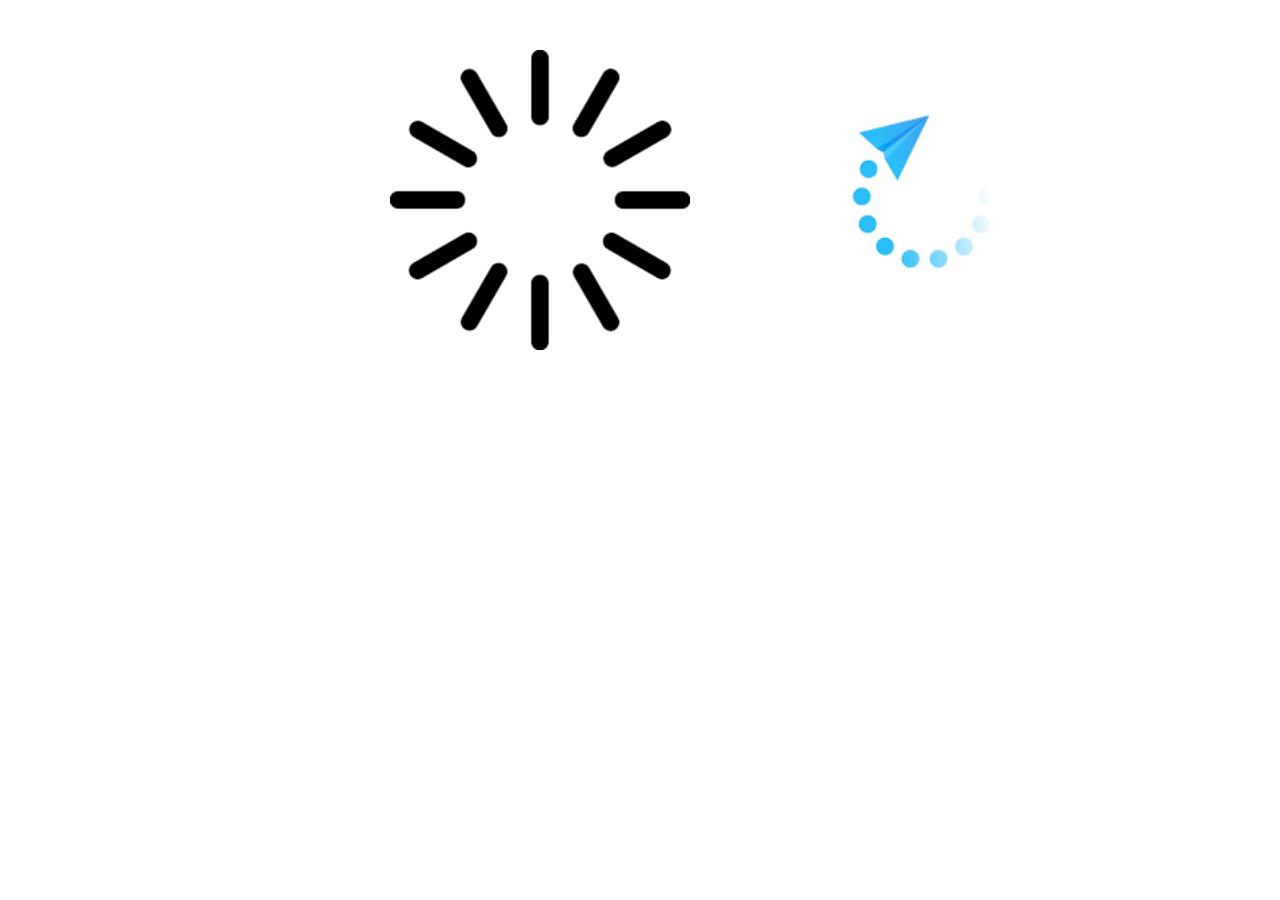
<file: animation/index.html>
<!DOCTYPE html>
<html lang="en">
<head>
    <meta charset="UTF-8">
    <meta http-equiv="X-UA-Compatible" content="IE=edge">
    <meta name="viewport" content="width=device-width, initial-scale=1.0">
    <title>Document</title>
    <link rel="stylesheet" href="style.css">
</head>
<body>
    <div class="container">
       <img class="loader" src="./images/loader1.png" alt="">
       <img class="loader" src="./images/loader.png" alt="">
</body>
</html>
</file>
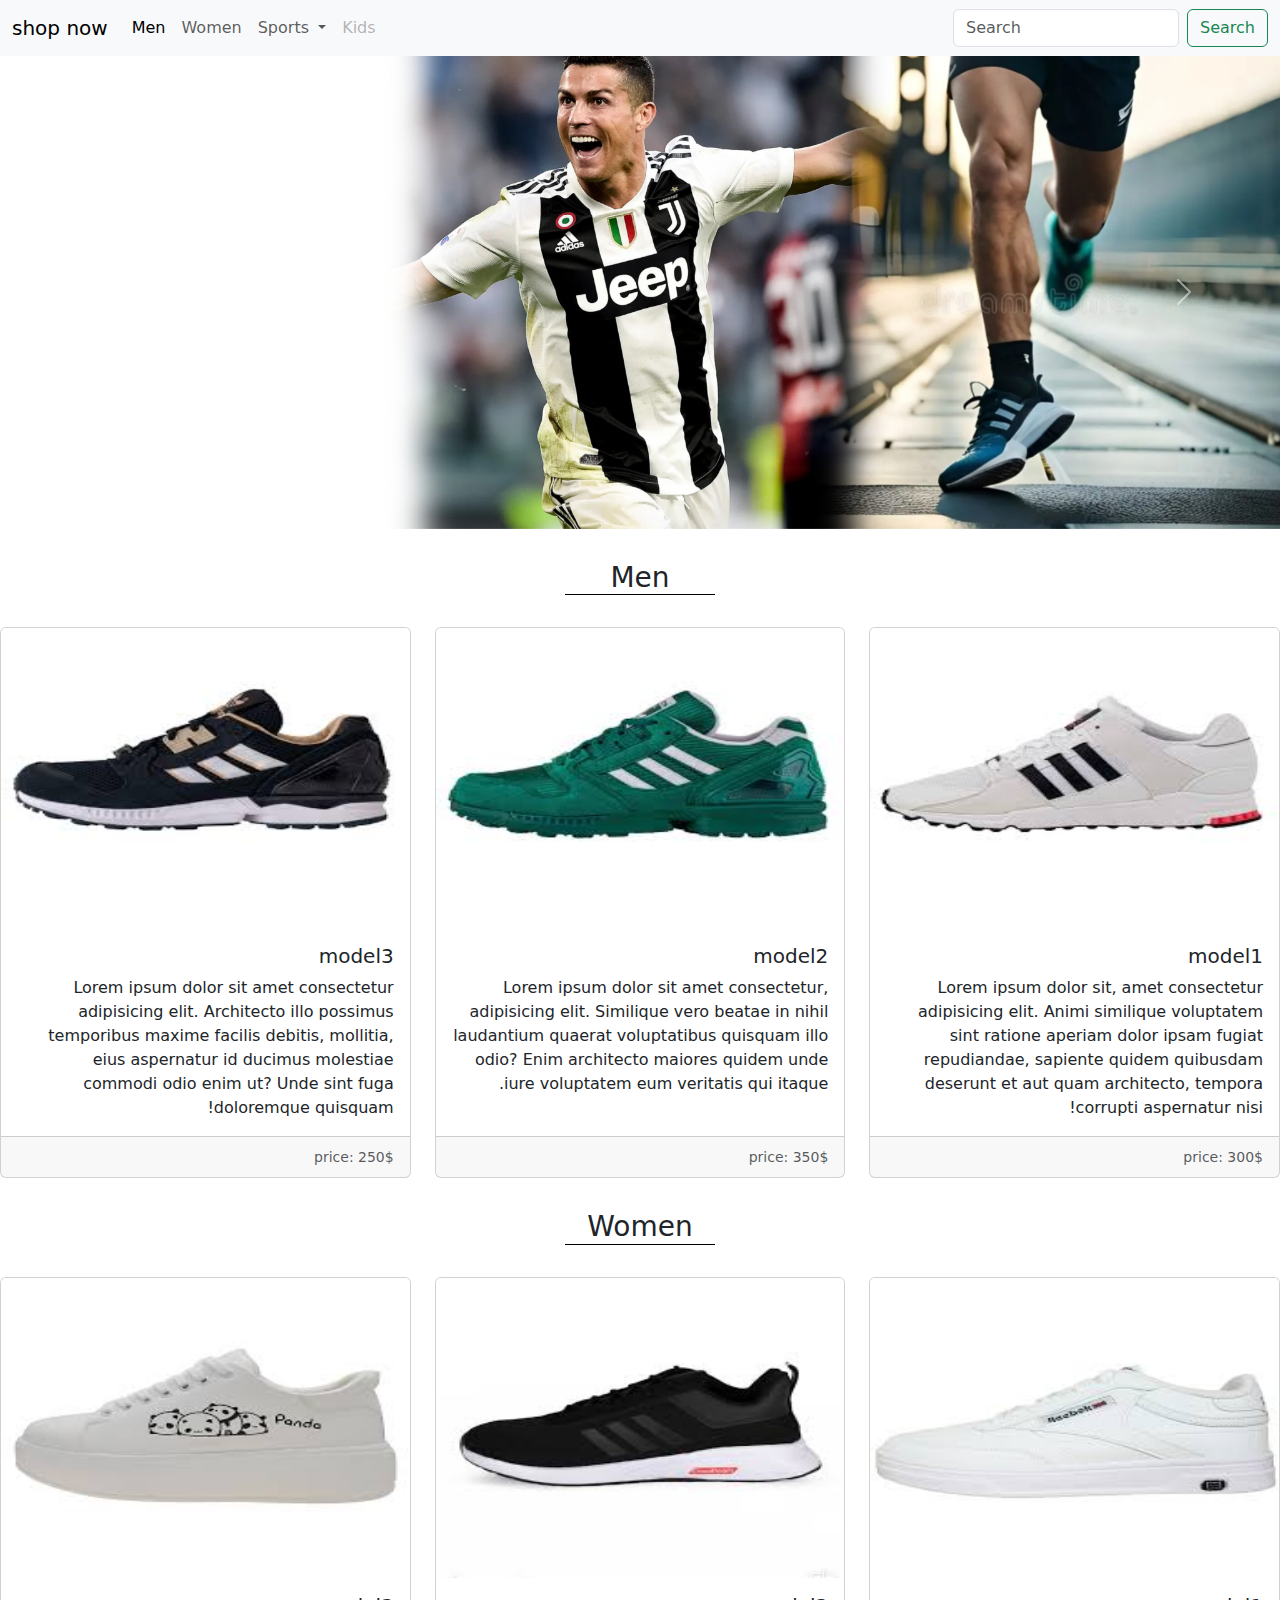
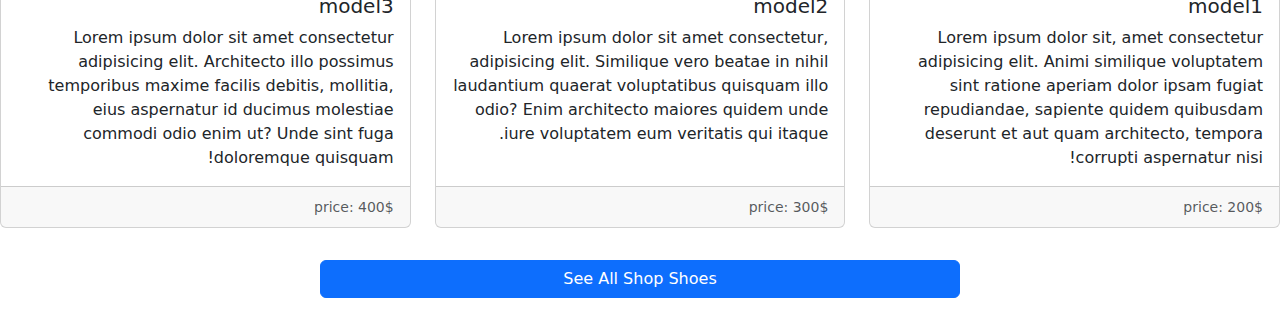
<file: bootstrap-tamrin/index.html>
<!DOCTYPE html>
<html lang="en">
<head>
    <meta charset="UTF-8">
    <meta http-equiv="X-UA-Compatible" content="IE=edge">
    <meta name="viewport" content="width=device-width, initial-scale=1.0">
    <title>Document</title>
    <link rel="stylesheet" href="./bootstrap-5.3.3-dist/bootstrap-5.3.3-dist/css/bootstrap.css">
</head>
<body>
    <nav class="navbar navbar-expand-lg bg-body-tertiary">
        <div class="container-fluid">
          <a class="navbar-brand" href="#">shop now</a>
          <button class="navbar-toggler" type="button" data-bs-toggle="collapse" data-bs-target="#navbarSupportedContent" aria-controls="navbarSupportedContent" aria-expanded="false" aria-label="Toggle navigation">
            <span class="navbar-toggler-icon"></span>
          </button>
          <div class="collapse navbar-collapse" id="navbarSupportedContent">
            <ul class="navbar-nav me-auto mb-2 mb-lg-0">
              <li class="nav-item">
                <a class="nav-link active" aria-current="page" href="#">Men</a>
              </li>
              <li class="nav-item">
                <a class="nav-link" href="#">Women</a>
              </li>
              <li class="nav-item dropdown">
                <a class="nav-link dropdown-toggle" href="#" role="button" data-bs-toggle="dropdown" aria-expanded="false">
                  Sports
                </a>
                <ul class="dropdown-menu">
                  <li><a class="dropdown-item" href="#">Action</a></li>
                  <li><a class="dropdown-item" href="#">Another action</a></li>
                  <li><hr class="dropdown-divider"></li>
                  <li><a class="dropdown-item" href="#">Something else here</a></li>
                </ul>
              </li>
              <li class="nav-item">
                <a class="nav-link disabled" aria-disabled="true">Kids</a>
              </li>
            </ul>
            <form class="d-flex" role="search">
              <input class="form-control me-2" type="search" placeholder="Search" aria-label="Search">
              <button class="btn btn-outline-success" type="submit">Search</button>
            </form>
          </div>
        </div>
      </nav>
      <div id="carouselExample" class="carousel slide">
        <div class="carousel-inner">
          <div class="carousel-item active">
            <img src="./assests/images/slider.jpg" class="d-block w-100" alt="...">
          </div>
          <div class="carousel-item">
            <img src="./assests/images/slider1.jpg" class="d-block w-100" alt="...">
          </div>
          <div class="carousel-item">
            <img src="./assests/images/sample-back.jfif" class="d-block w-100" alt="...">
          </div>
        </div>
        <button class="carousel-control-prev" type="button" data-bs-target="#carouselExample" data-bs-slide="prev">
          <span class="carousel-control-prev-icon" aria-hidden="true"></span>
          <span class="visually-hidden">Previous</span>
        </button>
        <button class="carousel-control-next" type="button" data-bs-target="#carouselExample" data-bs-slide="next">
          <span class="carousel-control-next-icon" aria-hidden="true"></span>
          <span class="visually-hidden">Next</span>
        </button>
      </div>
      <h3 style="border-bottom: 1px solid black; text-align: center; margin: 2rem auto; max-width: 150px;">Men</h3>
      <div class="row row-cols-1 row-cols-md-3 g-4" dir="rtl" style="overflow-y: auto;">
        <div class="col">
          <div class="card h-100">
            <img src="./assests/images/model1.jfif" class="card-img-top" alt="..." width="50px" height="300px">
            <div class="card-body">
              <h5 class="card-title">model1</h5>
              <p class="card-text">Lorem ipsum dolor sit, amet consectetur adipisicing elit. Animi similique voluptatem sint ratione aperiam dolor ipsam fugiat repudiandae, sapiente quidem quibusdam deserunt et aut quam architecto, tempora corrupti aspernatur nisi!</p>
            </div>
            <div class="card-footer">
              <small class="text-body-secondary">price: 300$</small>
            </div>
          </div>
        </div>
        <div class="col" dir="rtl">
          <div class="card h-100">
            <img src="./assests/images/model2.jfif" class="card-img-top" alt="..." width="50px" height="300px">
            <div class="card-body">
              <h5 class="card-title">model2</h5>
              <p class="card-text">Lorem ipsum dolor sit amet consectetur, adipisicing elit. Similique vero beatae in nihil laudantium quaerat voluptatibus quisquam illo odio? Enim architecto maiores quidem unde iure voluptatem eum veritatis qui itaque.</p>
            </div>
            <div class="card-footer">
              <small class="text-body-secondary">price: 350$</small>
            </div>
          </div>
        </div>
        <div class="col" dir="rtl">
          <div class="card h-100">
            <img src="./assests/images/model33.jpeg" class="card-img-top" alt="..."  width="50px" height="300px">
            <div class="card-body">
              <h5 class="card-title">model3</h5>
              <p class="card-text">Lorem ipsum dolor sit amet consectetur adipisicing elit. Architecto illo possimus temporibus maxime facilis debitis, mollitia, eius aspernatur id ducimus molestiae commodi odio enim ut? Unde sint fuga doloremque quisquam!</p>
            </div>
            <div class="card-footer">
              <small class="text-body-secondary">price: 250$</small>
            </div>
          </div>
        </div>
      </div>
      <h3 style="border-bottom: 1px solid black; text-align: center; margin: 2rem auto; max-width: 150px;">Women</h3>
      <div class="row row-cols-1 row-cols-md-3 g-4" dir="rtl" style="overflow-y: auto;">
        <div class="col">
          <div class="card h-100">
            <img src="./assests/images/12.jpg" class="card-img-top" alt="..." width="50px" height="300px">
            <div class="card-body">
              <h5 class="card-title">model1</h5>
              <p class="card-text">Lorem ipsum dolor sit, amet consectetur adipisicing elit. Animi similique voluptatem sint ratione aperiam dolor ipsam fugiat repudiandae, sapiente quidem quibusdam deserunt et aut quam architecto, tempora corrupti aspernatur nisi!</p>
            </div>
            <div class="card-footer">
              <small class="text-body-secondary">price: 200$</small>
            </div>
          </div>
        </div>
        <div class="col" dir="rtl">
          <div class="card h-100">
            <img src="./assests/images/13.jpg" class="card-img-top" alt="..." width="50px" height="300px">
            <div class="card-body">
              <h5 class="card-title">model2</h5>
              <p class="card-text">Lorem ipsum dolor sit amet consectetur, adipisicing elit. Similique vero beatae in nihil laudantium quaerat voluptatibus quisquam illo odio? Enim architecto maiores quidem unde iure voluptatem eum veritatis qui itaque.</p>
            </div>
            <div class="card-footer">
              <small class="text-body-secondary">price: 300$</small>
            </div>
          </div>
        </div>
        <div class="col" dir="rtl">
          <div class="card h-100">
            <img src="./assests/images/14.jpg" class="card-img-top" alt="..."  width="30px" height="300px">
            <div class="card-body">
              <h5 class="card-title">model3</h5>
              <p class="card-text">Lorem ipsum dolor sit amet consectetur adipisicing elit. Architecto illo possimus temporibus maxime facilis debitis, mollitia, eius aspernatur id ducimus molestiae commodi odio enim ut? Unde sint fuga doloremque quisquam!</p>
            </div>
            <div class="card-footer">
              <small class="text-body-secondary">price: 400$</small>
            </div>
          </div>
        </div>
      </div>
      <div class="d-grid gap-2 col-6 mx-auto">
        <button class="btn btn-primary" type="button" style="margin-top: 2rem; margin-bottom: 2rem;">See All Shop Shoes</button>
      </div>
      <script src="./bootstrap-5.3.3-dist/bootstrap-5.3.3-dist/js/bootstrap.js"></script>
</body>
</html>
</file>
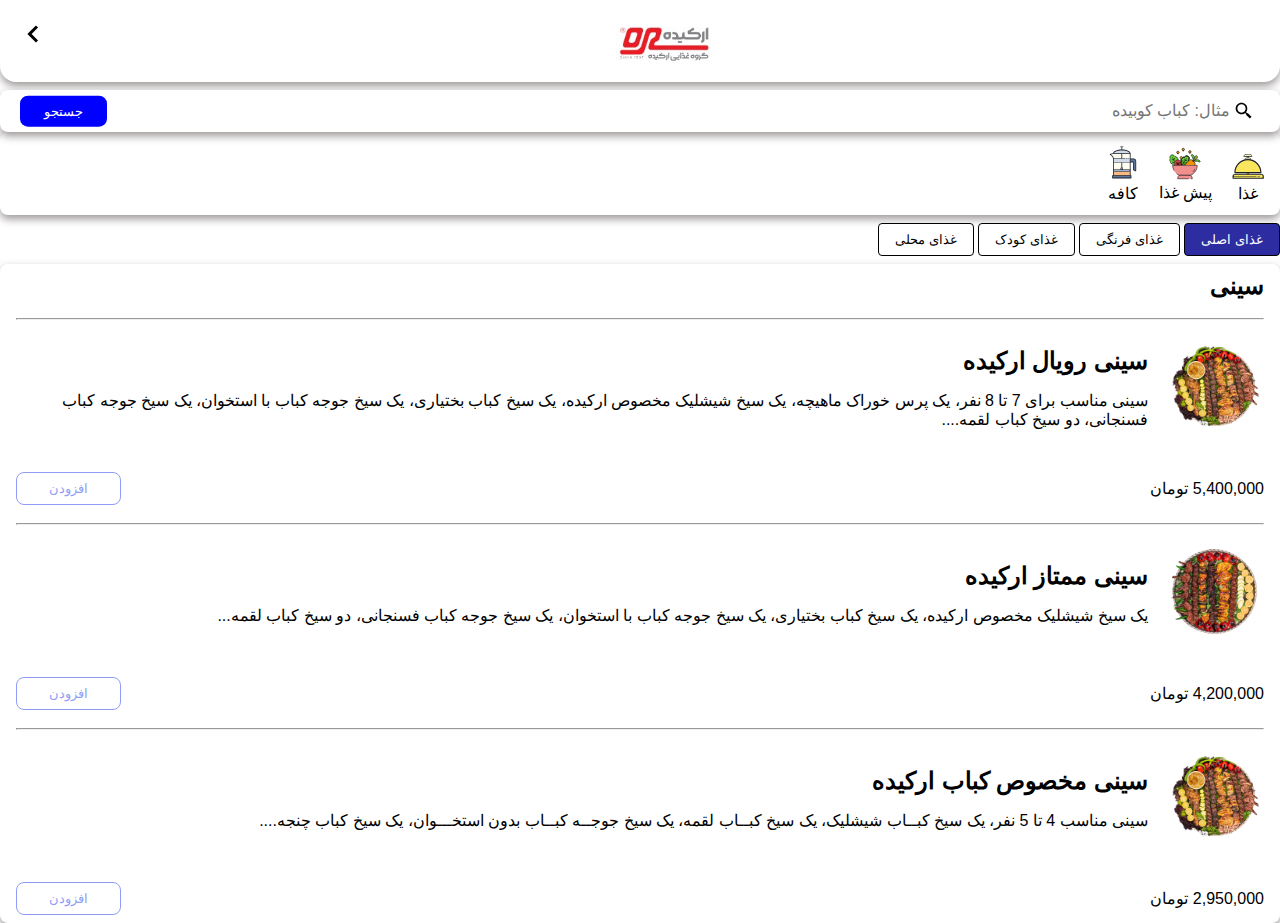
<file: food-sass/index.html>
<!DOCTYPE html>
<html lang="IR-fa" dir="rtl">
<head>
    <meta charset="UTF-8">
    <meta http-equiv="X-UA-Compatible" content="IE=edge">
    <meta name="viewport" content="width=device-width, initial-scale=1.0">
    <title>Document</title>
    <link rel="stylesheet" href="./assests/css/main.css">
</head>
<body>
    <div class="main">
    <header class="header">
<div class="header__images-center">
    <img src="./assests/images/logo.jpg" alt="" width="100px">
</div>
<div class="header__icon-left">
    <img src="./assests/images/chevron-left-regular-24.png" alt="">
</div>
    </header>
    <div class="search-box">
<input type="search" class="search-box__input-search" placeholder="مثال: کباب کوبیده">
<img class="search-box__image-search" src="./assests/images/search.svg" alt="" width="20px">
<button class="search-box__btn-search">جستجو</button>
    </div>
    <div class="select-link">
<div class="select-link__select-item">
<img class="select-link__select-item__food" src="./assests/images/food.svg" alt="logo.food" width="40px">
<span>غذا</span>
</div>
<div class="select-link__select-item">
    <img class="select-link__select-item__food" src="./assests/images/appetizer.svg" alt="logo.food" width="40px">
<span>پیش غذا</span>
</div>
<div class="select-link__select-item">
    <img class="select-link__select-item__food" src="./assests/images/coffee.svg" alt="logo.food" width="40px">
<span>کافه</span>
</div>
    </div>
    <div class="btn-select-food">
<button>غذای اصلی</button>
<button>غذای فرنگی</button>
<button>غذای کودک</button>
<button>غذای محلی</button>
    </div>
<section class="menu">
<div class="menu__select-menu">
    <h2>سینی</h2>
    <br><hr>
    <div class="menu__select-menu__select-menubar">
        <div class="menu__select-menu__select-menubar__menu-image">
    <img src="./assests/images/royal.jpg" alt="" width="100px" height="100px">
       </div>
<div class="menu__select-menu__select-menubar__name-food">
<h2>سینی رویال ارکیده</h2>
<p>سینی مناسب برای 7 تا 8 نفر، یک پرس خوراک ماهیچه، یک سیخ شیشلیک مخصوص ارکیده، یک سیخ کباب بختیاری، یک سیخ جوجه کباب با استخوان، یک سیخ جوجه کباب فسنجانی، دو سیخ کباب لقمه....</p>
</div>
</div>
<div class="menu__select-menu__buy">
    <div class="menu__select-menu__buy__price">5,400,000 تومان</div>
    <div class="menu__select-menu__buy__btn-menu">
        <button>افزودن</button>
    </div>
</div>
</div>
<div class="menu__select-menu">
    <br><hr>
    <div class="menu__select-menu__select-menubar">
        <div class="menu__select-menu__select-menubar__menu-image">
    <img src="./assests/images/momtaz.webp" alt="" width="100px" height="100px">
       </div>
<div class="menu__select-menu__select-menubar__name-food">
<h2>سینی ممتاز ارکیده</h2>
<p>یک سیخ شیشلیک مخصوص ارکیده، یک سیخ کباب بختیاری، یک سیخ جوجه کباب با استخوان، یک سیخ جوجه کباب فسنجانی، دو سیخ کباب لقمه...</p>
</div>
</div>
<div class="menu__select-menu__buy">
    <div class="menu__select-menu__buy__price">4,200,000 تومان</div>
    <div class="menu__select-menu__buy__btn-menu">
        <button>افزودن</button>
    </div>
</div>
</div>
<div class="menu__select-menu">
    <br><hr>
    <div class="menu__select-menu__select-menubar">
        <div class="menu__select-menu__select-menubar__menu-image">
    <img src="./assests/images/royal.jpg" alt="" width="100px" height="100px">
       </div>
<div class="menu__select-menu__select-menubar__name-food">
<h2>سینی مخصوص کباب ارکیده</h2>
<p>سینی مناسب 4 تا 5 نفر، یک سیخ کبــاب شیشلیک، یک سیخ کبــاب لقمه، یک سیخ جوجــه کبــاب بدون استخـــوان، یک سیخ کباب چنجه....</p>
</div>
</div>
<div class="menu__select-menu__buy">
    <div class="menu__select-menu__buy__price">2,950,000 تومان</div>
    <div class="menu__select-menu__buy__btn-menu">
        <button>افزودن</button>
    </div>
</div>
</div>
</section>
</div>
</body>
</html>
</html>
</file>
<file: animation/style.css>
.container{
    max-width: 500px;
    margin-left: auto;
    margin-right: auto;
    margin-top: 50px;
    display: flex;
    gap: 5rem;
    width: 100%;
}
.loader{
    width: 300px;
    height: 300px;
    animation-name: loader-animation;
    animation-duration: 5s;
animation-timing-function: inherit;
transform-origin: center;
animation-timing-function: linear;
}
@keyframes loader-animation {
    from{
transform: rotate(0);
    }
    to{
        transform: rotate(360deg);
    }
}
</file>
<file: food-sass/assests/css/main.css>
* {
  box-sizing: border-box;
  padding: 0;
  margin: 0;
}

body {
  color: rgb(235, 236, 238);
  font-family: "Gill Sans", "Gill Sans MT", Calibri, "Trebuchet MS", sans-serif;
}

a {
  color: inherit;
  direction: none;
  display: inline-block;
}

.header {
  display: flex;
  justify-content: space-between;
  text-align: center;
  padding: 16px 0;
  box-shadow: 0 4px 8px rgb(156, 151, 151);
  border-radius: 0 0 16px 16px;
}
.header .header__images-center {
  width: 100px;
  margin: 0 auto;
}
.header .header__icon-left {
  padding-left: 16px;
}

.search-box {
  margin-top: 8px;
  position: relative;
}
.search-box .search-box__input-search {
  width: 100%;
  padding: 12px 50px 12px;
  box-shadow: 0 4px 8px rgb(156, 151, 151);
  border-radius: 8px;
  border: none;
  font-size: 16px;
}
.search-box .search-box__image-search {
  position: absolute;
  top: 40%;
  right: 2%;
  transform: translateY(-30%);
  width: 20px;
  height: 20px;
}
.search-box .search-box__btn-search {
  position: absolute;
  top: 35%;
  left: 20px;
  transform: translateY(-30%);
  padding: 8px 24px;
  background-color: #0000ff;
  color: #ffffff;
  border: none;
  border-radius: 8px;
}

.select-link {
  display: flex;
  gap: 16px;
  border: none;
  box-shadow: 0 4px 8px rgb(156, 151, 151);
  padding-top: 12px;
  padding-right: 12px;
  padding-bottom: 12px;
  border-radius: 8px;
}
.select-link .select-link__select-item {
  display: flex;
  flex-direction: column;
  align-items: center;
  color: #000000;
}

.btn-select-food {
  margin: 8px 0;
}

.btn-select-food button {
  padding: 8px 16px;
  background-color: #ffffff;
  border: 0.5px solid #000000;
  border-radius: 4px;
}

.btn-select-food button:nth-child(1) {
  background-color: #2d2da1;
  color: #ffffff;
}

.menu {
  grid-template-columns: repeat(1, 1fr);
  display: grid;
  padding: 8px 16px;
  color: #000000;
  border: none;
  box-shadow: 0 4px 8px rgb(156, 151, 151);
  border-radius: 8px;
}
.menu .menu__select-menu__select-menubar {
  display: flex;
  gap: 16px;
  padding-top: 16px;
  align-items: center;
}
.menu .menu__select-menu__select-menubar .menu__select-menu__select-menubar__name-food p {
  padding-top: 16px;
}
.menu .menu__select-menu__buy {
  display: flex;
  justify-content: space-between;
  padding-top: 32px;
  align-items: center;
}
.menu .menu__select-menu__buy .menu__select-menu__buy__btn-menu button {
  background-color: #ffffff;
  color: #8f9df7;
  padding: 8px 32px;
  border: 0.5px solid #8f9df7;
  border-radius: 8px;
}/*# sourceMappingURL=main.css.map */
</file>
